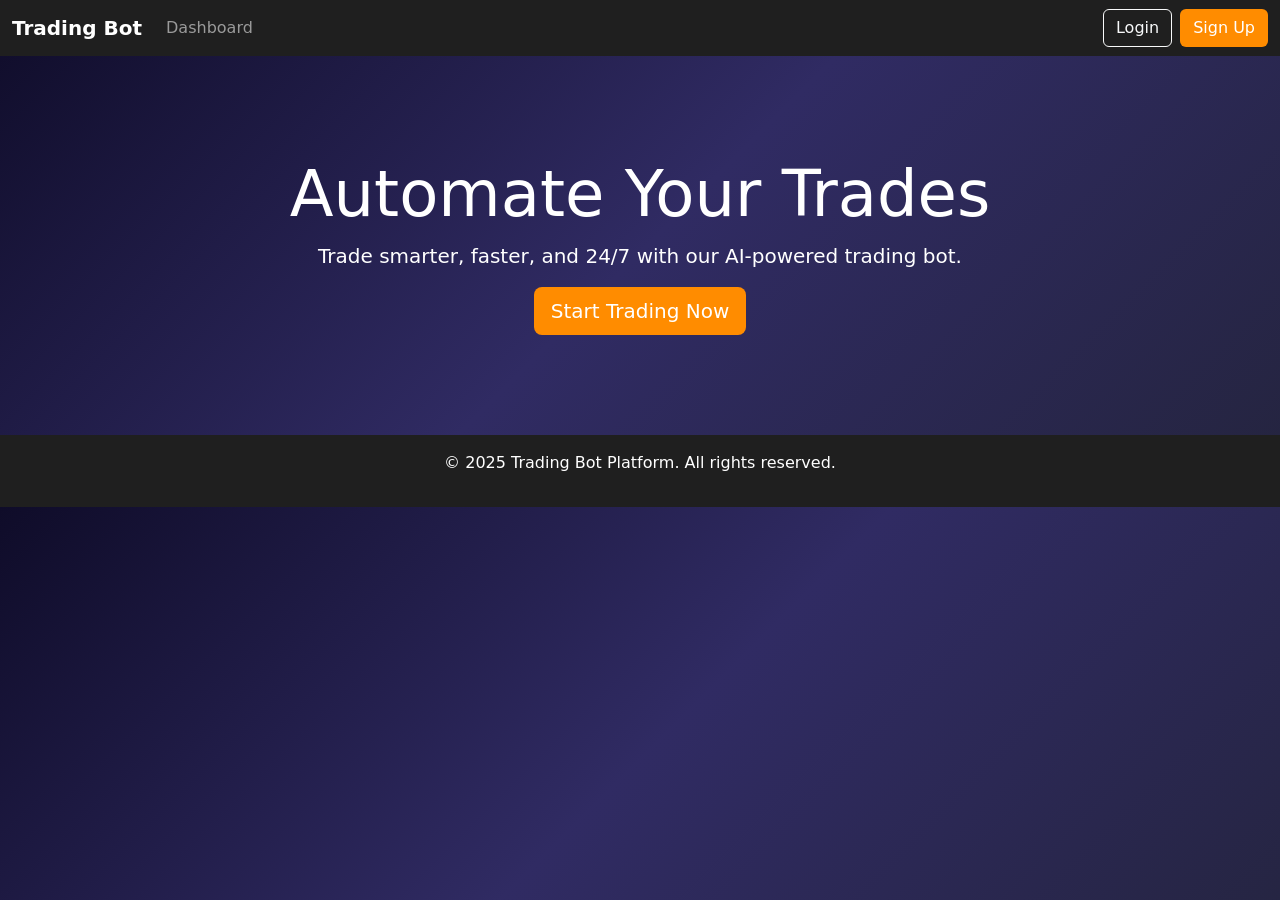
<file: templates/index.html>
<!DOCTYPE html>
<html lang="en">
<head>
    <meta charset="UTF-8">
    <meta name="viewport" content="width=device-width, initial-scale=1.0">
    <title>Trading Bot Platform</title>
    <link href="https://cdn.jsdelivr.net/npm/bootstrap@5.3.3/dist/css/bootstrap.min.css" rel="stylesheet">
    <script src="https://cdn.jsdelivr.net/npm/bootstrap@5.3.3/dist/js/bootstrap.bundle.min.js"></script>
    <style>
        body {
            background: linear-gradient(135deg, #0f0c29, #302b63, #24243e);
            color: #ffffff;
        }
        .navbar {
            background: #1f1f1f;
        }
        .navbar-brand {
            font-weight: bold;
        }
        .hero-section {
            padding: 100px 20px;
        }
        .btn-custom {
            background: #ff8c00;
            color: #fff;
        }
        .btn-custom:hover {
            background: #ffb347;
        }
        footer {
            background: #1f1f1f;
        }
    </style>
</head>
<body>

<!-- Navbar -->
<nav class="navbar navbar-expand-lg navbar-dark">
    <div class="container-fluid">
        <a class="navbar-brand" href="#">Trading Bot</a>
        <button class="navbar-toggler" type="button" data-bs-toggle="collapse" data-bs-target="#navbarNav">
            <span class="navbar-toggler-icon"></span>
        </button>
        <div class="collapse navbar-collapse" id="navbarNav">
            <ul class="navbar-nav me-auto">
                <li class="nav-item">
                    <a class="nav-link" href="/dashboard">Dashboard</a>
                </li>
            </ul>
            <ul class="navbar-nav">
                <li class="nav-item">
                    <a class="btn btn-outline-light me-2" href="/login">Login</a>
                </li>
                <li class="nav-item">
                    <a class="btn btn-custom" href="/signup">Sign Up</a>
                </li>
            </ul>
        </div>
    </div>
</nav>

<!-- Hero Section -->
<div class="container hero-section text-center">
    <h1 class="display-3">Automate Your Trades</h1>
    <p class="lead">Trade smarter, faster, and 24/7 with our AI-powered trading bot.</p>
    <a class="btn btn-custom btn-lg" href="/signup">Start Trading Now</a>
</div>

<!-- Footer -->
<footer class="text-center py-3">
    <p>&copy; 2025 Trading Bot Platform. All rights reserved.</p>
</footer>

</body>
</html>
</file>
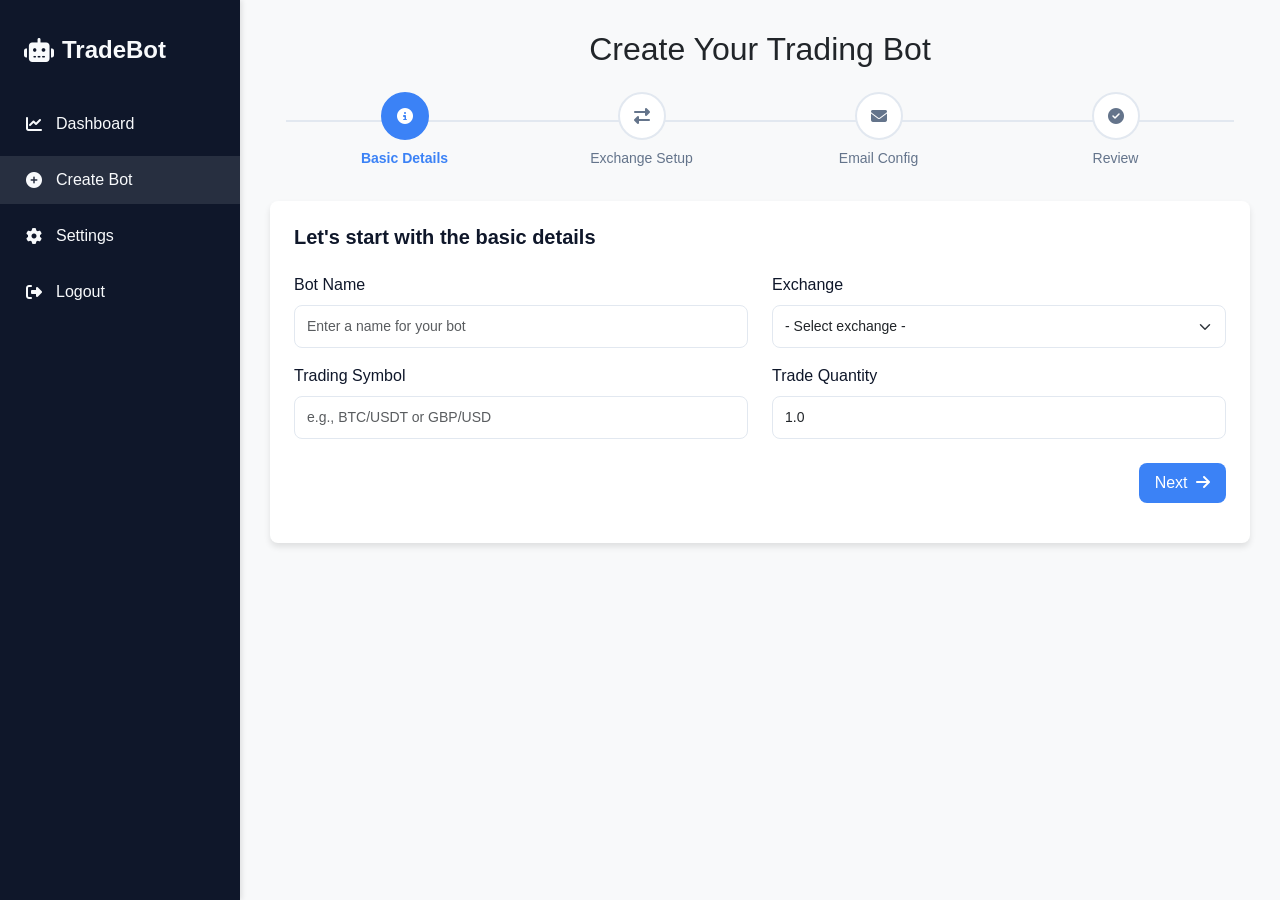
<file: templates/create_bot.html>
<!DOCTYPE html>
<html lang="en">
<head>
    <meta charset="UTF-8">
    <meta name="viewport" content="width=device-width, initial-scale=1.0">
    <title>Trading Bot Connector</title>
    <link href="https://cdn.jsdelivr.net/npm/bootstrap@5.3.3/dist/css/bootstrap.min.css" rel="stylesheet">
    <link rel="stylesheet" href="/static/create.css">
    <link rel="stylesheet" href="https://cdnjs.cloudflare.com/ajax/libs/font-awesome/6.4.0/css/all.min.css">
</head>
<body>
    <!-- Sidebar Navigation (for desktop) -->
    <aside class="sidebar">
        <div class="sidebar-brand">
            <i class="fas fa-robot me-2"></i>TradeBot
        </div>
        <ul class="sidebar-menu">
            <li>
                <a href="/dashboard">
                    <i class="fas fa-chart-line"></i>
                    Dashboard
                </a>
            </li>
            <li>
                <a href="/create-bot" class="active">
                    <i class="fas fa-plus-circle"></i>
                    Create Bot
                </a>
            </li>
            <li>
                <a href="/settings">
                    <i class="fas fa-cog"></i>
                    Settings
                </a>
            </li>
            <li class="mt-auto">
                <a href="#" id="sidebar-logout">
                    <i class="fas fa-sign-out-alt"></i>
                    Logout
                </a>
            </li>
        </ul>
    </aside>

    <!-- Navbar (for mobile) -->
    <nav class="navbar navbar-expand-lg d-lg-none">
        <div class="container-fluid">
            <a class="navbar-brand" href="#">
                <i class="fas fa-robot me-2"></i>TradeBot
            </a>
            <button class="navbar-toggler" type="button" data-bs-toggle="collapse" data-bs-target="#navbarNav">
                <span class="navbar-toggler-icon"></span>
            </button>
            <div class="collapse navbar-collapse" id="navbarNav">
                <ul class="navbar-nav me-auto">
                    <li class="nav-item">
                        <a class="nav-link" href="/dashboard">Dashboard</a>
                    </li>
                    <li class="nav-item">
                        <a class="nav-link active" href="/create-bot">Create Bot</a>
                    </li>
                    <li class="nav-item">
                        <a class="nav-link" href="/settings">Settings</a>
                    </li>
                </ul>
                <div class="d-flex">
                    <button id="logoutButton" class="btn btn-custom">
                        <i class="fas fa-sign-out-alt me-1"></i>Logout
                    </button>
                </div>
            </div>
        </div>
    </nav>

    <!-- Main content container -->
    <div class="container">
        <h2 class="text-center mb-4">Create Your Trading Bot</h2>
           <!-- Wizard progress steps similar to the second image -->
        <div class="wizard-progress mb-4">
            <div class="wizard-progress-bar">
                <div class="progress-step active" id="step1-indicator">
                    <div class="step-icon">
                        <i class="fas fa-info-circle"></i>
                    </div>
                    <div class="step-label">Basic Details</div>
                </div>
                <div class="progress-step" id="step2-indicator">
                    <div class="step-icon">
                        <i class="fas fa-exchange-alt"></i>
                    </div>
                    <div class="step-label">Exchange Setup</div>
                </div>
                <div class="progress-step" id="step3-indicator">
                    <div class="step-icon">
                        <i class="fas fa-envelope"></i>
                    </div>
                    <div class="step-label">Email Config</div>
                </div>
                <div class="progress-step" id="step4-indicator">
                    <div class="step-icon">
                        <i class="fas fa-check-circle"></i>
                    </div>
                    <div class="step-label">Review</div>
                </div>
            </div>
        </div>

        <div class="card">
            <div class="card-body">
                <form id="botForm">
                    <!-- Step 1: Basic Details -->
                    <div class="form-step" id="step1">
                        <h3 class="step-title">Let's start with the basic details</h3>
                        
                        <div class="row mb-3">
                            <div class="col-md-6">
                                <label for="name" class="form-label">Bot Name</label>
                                <input type="text" class="form-control" id="name" name="name" placeholder="Enter a name for your bot" required>
                            </div>
                            <div class="col-md-6">
                                <label for="exchange" class="form-label">Exchange</label>
                                <select class="form-select" id="exchange" name="exchange" required>
                                    <option value="" selected disabled>- Select exchange -</option>
                                    <option value="binance">Binance</option>
                                    <option value="bybit">Bybit</option>
                                    <option value="kucoin">KuCoin</option>
                                    <option value="okx">OKX</option>
                                    <option value="bitget">Bitget</option>
                                    <option value="oanda">OANDA</option>
                                    <option value="metatrader5">MetaTrader 5 (MT5)</option>
                                </select>
                            </div>
                        </div>
                        
                        <div class="row mb-3">
                            <div class="col-md-6">
                                <label for="symbol" class="form-label">Trading Symbol</label>
                                <input type="text" class="form-control" id="symbol" name="symbol" placeholder="e.g., BTC/USDT or GBP/USD" required>
                            </div>
                            <div class="col-md-6">
                                <label for="quantity" class="form-label">Trade Quantity</label>
                                <input type="number" class="form-control" id="quantity" name="quantity" value="1.0" step="0.01" required>
                            </div>
                        </div>

                        <div class="d-flex justify-content-end mt-4">
                            <button type="button" class="btn btn-custom next-step">Next <i class="fas fa-arrow-right ms-1"></i></button>
                        </div>
                    </div>

                    <!-- Step 2: Exchange Setup -->
                    <div class="form-step" id="step2" style="display: none;">
                        <h3 class="step-title">Exchange Connection Details</h3>
                        
                        <!-- API Credentials Section -->
                        <div id="apiCredentials">
                            <div class="row mb-3">
                                <div class="col-md-6">
                                    <label for="apiKey" class="form-label">API Key</label>
                                    <input type="password" class="form-control" id="apiKey" name="api_key">
                                </div>
                                <div class="col-md-6">
                                    <label for="apiSecret" class="form-label">API Secret</label>
                                    <input type="password" class="form-control" id="apiSecret" name="api_secret">
                                    <small class="text-muted">Not required for OANDA</small>
                                </div>
                            </div>
                            <div class="row mb-3">
                                <div class="col-md-6">
                                    <label for="accountId" class="form-label">Account ID</label>
                                    <input type="text" class="form-control" id="accountId" name="account_id">
                                </div>
                            </div>
                        </div>

                        <!-- MetaTrader 5 Credentials -->
                        <div id="mt5Credentials" style="display: none;">
                            <div class="row mb-3">
                                <div class="col-md-6">
                                    <label for="login" class="form-label">Account Login</label>
                                    <input type="text" class="form-control" id="login" name="login">
                                </div>
                                <div class="col-md-6">
                                    <label for="password" class="form-label">Account Password</label>
                                    <input type="password" class="form-control" id="password" name="password">
                                </div>
                            </div>
                            <div class="row mb-3">
                                <div class="col-md-6">
                                    <label for="server" class="form-label">Account Server</label>
                                    <input type="text" class="form-control" id="server" name="server">
                                </div>
                                <div class="col-md-6">
                                    <label for="slopping" class="form-label">Slopping (in pips)</label>
                                    <input type="number" class="form-control" id="slopping" name="slopping" value="3">
                                </div>
                            </div>
                            <div class="row mb-3">
                                <div class="col-md-6">
                                    <label for="deviation" class="form-label">Deviation</label>
                                    <input type="number" class="form-control" id="deviation" name="deviation" value="10">
                                </div>
                                <div class="col-md-6">
                                    <label for="magicNumber" class="form-label">Magic Number</label>
                                    <input type="number" class="form-control" id="magicNumber" name="magicNumber" value="123456">
                                </div>
                            </div>
                        </div>

                        <div class="d-flex justify-content-between mt-4">
                            <button type="button" class="btn btn-outline-custom prev-step"><i class="fas fa-arrow-left me-1"></i> Previous</button>
                            <button type="button" class="btn btn-custom next-step">Next <i class="fas fa-arrow-right ms-1"></i></button>
                        </div>
                    </div>

                    <!-- Step 3: Email Configuration -->
                    <div class="form-step" id="step3" style="display: none;">
                        <h3 class="step-title">Email Configuration for Trade Signals</h3>
                        
                        <div class="row mb-3">
                            <div class="col-md-6">
                                <label for="email_address" class="form-label">Email Address</label>
                                <input type="email" class="form-control" id="email_address" name="email_address" required>
                            </div>
                            <div class="col-md-6">
                                <label for="email_password" class="form-label">Email Password</label>
                                <input type="password" class="form-control" id="email_password" name="email_password" required>
                            </div>
                        </div>

                        <div class="row mb-3">
                            <div class="col-md-6">
                                <label for="imap_server" class="form-label">IMAP Server</label>
                                <input type="text" class="form-control" id="imap_server" name="imap_server" value="imap.gmail.com" required>
                            </div>
                            <div class="col-md-6">
                                <label for="email_subject" class="form-label">Email Subject Filter</label>
                                <input type="text" class="form-control" id="email_subject" name="email_subject" placeholder="e.g., BTC/USDT Signal" required>
                            </div>
                        </div>

                        <div class="d-flex justify-content-between mt-4">
                            <button type="button" class="btn btn-outline-custom prev-step"><i class="fas fa-arrow-left me-1"></i> Previous</button>
                            <button type="button" class="btn btn-custom next-step">Next <i class="fas fa-arrow-right ms-1"></i></button>
                        </div>
                    </div>

                    <!-- Step 4: Review -->
                    <div class="form-step" id="step4" style="display: none;">
                        <h3 class="step-title">Review Your Trading Bot Configuration</h3>
                        
                        <div class="review-section">
                            <h5>Basic Details</h5>
                            <div class="row">
                                <div class="col-md-6">
                                    <p><strong>Bot Name:</strong> <span id="review-botName"></span></p>
                                    <p><strong>Exchange:</strong> <span id="review-exchange"></span></p>
                                </div>
                                <div class="col-md-6">
                                    <p><strong>Trading Symbol:</strong> <span id="review-symbol"></span></p>
                                    <p><strong>Trade Quantity:</strong> <span id="review-quantity"></span></p>
                                </div>
                            </div>
                        </div>

                        <div class="review-section mt-3">
                            <h5>Email Configuration</h5>
                            <div class="row">
                                <div class="col-md-6">
                                    <p><strong>Email Address:</strong> <span id="review-emailAddress"></span></p>
                                    <p><strong>IMAP Server:</strong> <span id="review-imapServer"></span></p>
                                </div>
                                <div class="col-md-6">
                                    <p><strong>Email Subject Filter:</strong> <span id="review-emailSubject"></span></p>
                                </div>
                            </div>
                        </div>

                        <div class="alert alert-info mt-3">
                            <i class="fas fa-info-circle me-2"></i> API Keys, passwords, and other credentials will not be displayed for security reasons but will be saved when you create your bot.
                        </div>

                        <div class="d-flex justify-content-between mt-4">
                            <button type="button" class="btn btn-outline-custom prev-step"><i class="fas fa-arrow-left me-1"></i> Previous</button>
                            <button type="submit" class="btn btn-custom"><i class="fas fa-plus-circle me-1"></i> Create Bot</button>
                        </div>
                    </div>
                </form>

                <div id="botResponse" class="mt-3"></div>
            </div>
        </div>        
    </div>

    <script src="https://cdn.jsdelivr.net/npm/bootstrap@5.3.3/dist/js/bootstrap.bundle.min.js"></script>
    <script>
        // Add this to handle logout from both sidebar and navbar
        document.addEventListener('DOMContentLoaded', function() {
            // Form step navigation
            const steps = document.querySelectorAll('.form-step');
            const nextButtons = document.querySelectorAll('.next-step');
            const prevButtons = document.querySelectorAll('.prev-step');
            const indicators = document.querySelectorAll('.progress-step');
            let currentStep = 0;

            // Handle "Next" button clicks
            nextButtons.forEach(button => {
                button.addEventListener('click', () => {
                    // Validate current step (simple validation)
                    const currentStepElement = steps[currentStep];
                    const requiredFields = currentStepElement.querySelectorAll('[required]');
                    let isValid = true;

                    requiredFields.forEach(field => {
                        if (!field.value) {
                            isValid = false;
                            field.classList.add('is-invalid');
                            // Add error message below the field
                            let errorDiv = field.nextElementSibling;
                            if (!errorDiv || !errorDiv.classList.contains('invalid-feedback')) {
                                errorDiv = document.createElement('div');
                                errorDiv.className = 'invalid-feedback';
                                field.parentNode.insertBefore(errorDiv, field.nextSibling);
                            }
                            errorDiv.textContent = `${field.name} is required`;
                        } else {
                            field.classList.remove('is-invalid');
                            const errorDiv = field.nextElementSibling;
                            if (errorDiv && errorDiv.classList.contains('invalid-feedback')) {
                                errorDiv.remove();
                            }
                        }
                    });

                    if (!isValid) {
                        return;
                    }

                    // If on step 3 (final step before review), populate review data
                    if (currentStep === 2) {
                        populateReviewData();
                    }

                    // Hide current step and show next step
                    steps[currentStep].style.display = 'none';
                    currentStep++;
                    steps[currentStep].style.display = 'block';
                    
                    // Update progress indicators
                    updateProgressIndicators();
                });
            });

            // Handle "Previous" button clicks
            prevButtons.forEach(button => {
                button.addEventListener('click', () => {
                    steps[currentStep].style.display = 'none';
                    currentStep--;
                    steps[currentStep].style.display = 'block';
                    
                    // Update progress indicators
                    updateProgressIndicators();
                });
            });

            // Update progress indicators based on current step
            function updateProgressIndicators() {
                indicators.forEach((indicator, index) => {
                    if (index < currentStep) {
                        indicator.classList.remove('active');
                        indicator.classList.add('completed');
                    } else if (index === currentStep) {
                        indicator.classList.add('active');
                        indicator.classList.remove('completed');
                    } else {
                        indicator.classList.remove('active', 'completed');
                    }
                });
            }

            // Toggle between API credentials and MT5 credentials
            document.getElementById('exchange').addEventListener('change', function() {
                const exchange = this.value;
                const apiCredentials = document.getElementById('apiCredentials');
                const mt5Credentials = document.getElementById('mt5Credentials');
                
                if (exchange === 'metatrader5') {
                    apiCredentials.style.display = 'none';
                    mt5Credentials.style.display = 'block';
                } else {
                    apiCredentials.style.display = 'block';
                    mt5Credentials.style.display = 'none';
                }
            });

            // Populate review data
            function populateReviewData() {
                document.getElementById('review-botName').textContent = document.getElementById('name').value;
                document.getElementById('review-exchange').textContent = document.getElementById('exchange').options[document.getElementById('exchange').selectedIndex].text;
                document.getElementById('review-symbol').textContent = document.getElementById('symbol').value;
                document.getElementById('review-quantity').textContent = document.getElementById('quantity').value;
                document.getElementById('review-emailAddress').textContent = document.getElementById('email_address').value;
                document.getElementById('review-imapServer').textContent = document.getElementById('imap_server').value;
                document.getElementById('review-emailSubject').textContent = document.getElementById('email_subject').value;
            }

            // Form submission
            document.getElementById('botForm').addEventListener('submit', async (e) => {
                e.preventDefault();

                // Get token from localStorage
                const token = localStorage.getItem('token');
                if (!token) {
                    document.getElementById('botResponse').innerHTML = `<div class="error-message"><i class="fas fa-exclamation-circle me-2"></i>Authentication required. Please log in first.</div>`;
                    return;
                }

                const formData = new FormData(e.target);
                const formObject = Object.fromEntries(formData.entries());

                // Remove unnecessary fields for non-MT5 exchanges
                if (formObject.exchange !== 'metatrader5') {
                    delete formObject.login;
                    delete formObject.password;
                    delete formObject.server;
                    delete formObject.slopping;
                    delete formObject.deviation;
                    delete formObject.magicNumber;
                }

                // Show loading state
                document.getElementById('botResponse').innerHTML = `<div class="response-message"><i class="fas fa-spinner fa-spin me-2"></i>Creating your bot...</div>`;

                try {
                    const response = await fetch('/create-bot', {
                        method: 'POST',
                        headers: {
                            'Content-Type': 'application/json',
                            'Authorization': `Bearer ${token}`
                        },
                        body: JSON.stringify(formObject),
                    });

                    // Handle authentication errors
                    if (response.status === 401) {
                        document.getElementById('botResponse').innerHTML = `<div class="error-message"><i class="fas fa-lock me-2"></i>Authentication failed. Please log in again.</div>`;
                        return;
                    }

                    const result = await response.json();

                    if (!response.ok) {
                        if (Array.isArray(result.detail)) {
                            const errorMessages = result.detail.map(err => `${err.loc.join(' → ')}: ${err.msg}`).join('<br>');
                            throw new Error(errorMessages);
                        } else {
                            throw new Error(result.detail || "Failed to create bot");
                        }
                    }

                    if (result.message) {
                        document.getElementById('botResponse').innerHTML = `<div class="success-message"><i class="fas fa-check-circle me-2"></i>${result.message}</div>`;
                        
                        // Reset form
                        setTimeout(() => {
                            window.location.href = '/dashboard';
                        }, 2000);
                    } else {
                        document.getElementById('botResponse').innerHTML = `<div class="error-message"><i class="fas fa-exclamation-triangle me-2"></i>Unexpected response from server</div>`;
                    }

                } catch (error) {
                    console.error("Error caught:", error);
                    document.getElementById('botResponse').innerHTML = `<div class="error-message"><i class="fas fa-exclamation-circle me-2"></i>Error: ${error.message}</div>`;
                }
            });
            // Handle both logout buttons
            document.getElementById("logoutButton").addEventListener("click", logout);
            document.getElementById("sidebar-logout").addEventListener("click", logout);
            
            function logout() {
                localStorage.removeItem("token");
                window.location.href = "/";
            }
        });
    </script>
</body>
</html>
</file>
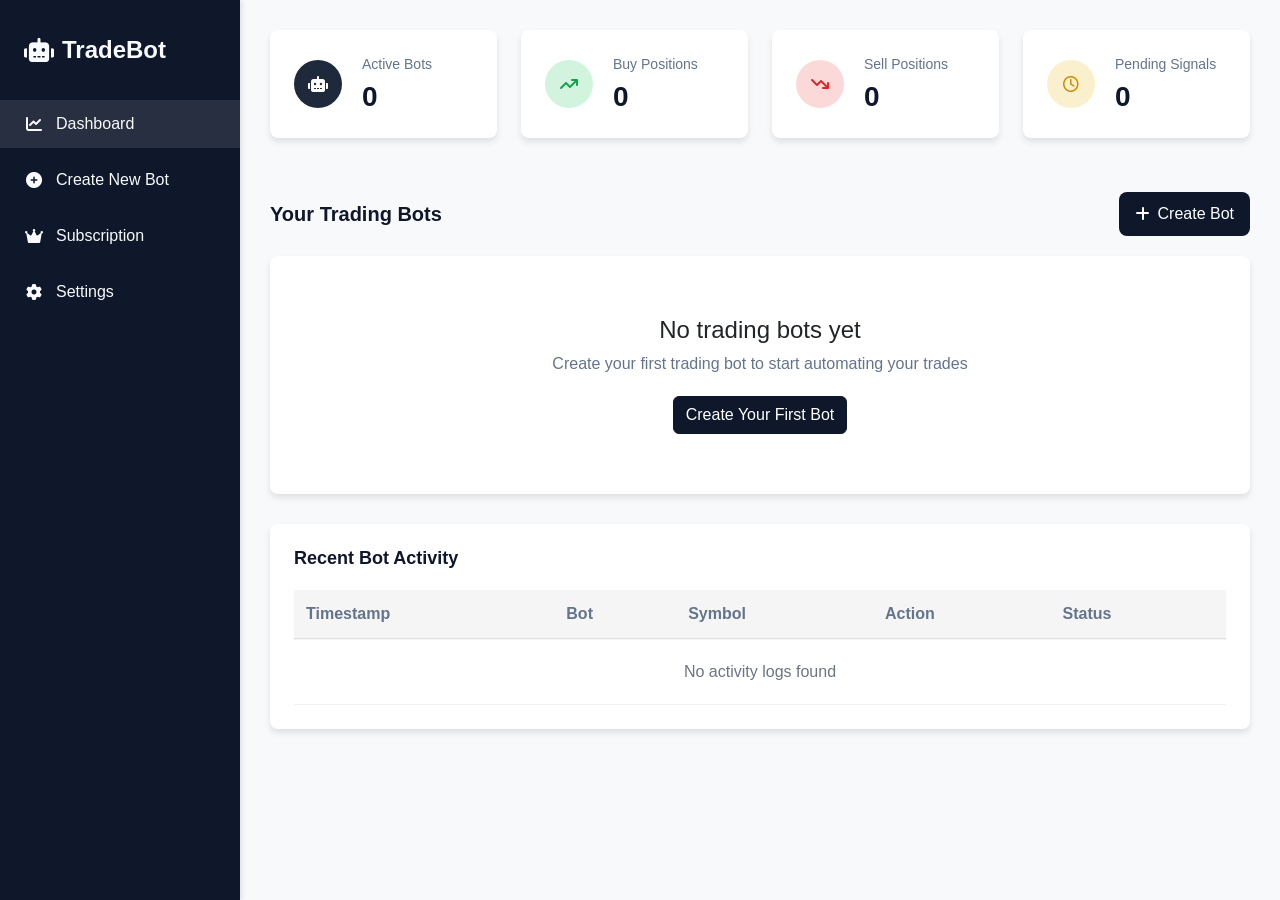
<file: templates/dashboard.html>
<!DOCTYPE html>
<html lang="en">

<head>
    <meta charset="UTF-8">
    <meta name="viewport" content="width=device-width, initial-scale=1.0">
    <title>TradeBot Dashboard</title>
    <link href="https://cdn.jsdelivr.net/npm/bootstrap@5.3.3/dist/css/bootstrap.min.css" rel="stylesheet">
    <link rel="stylesheet" href="https://cdnjs.cloudflare.com/ajax/libs/font-awesome/6.0.0/css/all.min.css">
    <link rel="stylesheet" href="/static/dash.css">
</head>

<body>
    <!-- Sidebar -->
    <div class="sidebar">
        <div class="sidebar-brand">
            <i class="fas fa-robot me-2"></i>
            <span>TradeBot</span>
        </div>
        <ul class="sidebar-menu">
            <li>
                <a href="/dashboard" class="active">
                    <i class="fas fa-chart-line"></i>
                    <span>Dashboard</span>
                </a>
            </li>
            <li>
                <a href="/create-bot" id="create-bot-nav">
                    <i class="fas fa-plus-circle"></i>
                    <span>Create New Bot</span>
                </a>
            </li>
            <li>
                <a href="/subscriptions">
                    <i class="fas fa-crown"></i>
                    <span>Subscription</span>
                </a>
            </li>
            <li>
                <a href="#">
                    <i class="fas fa-cog"></i>
                    <span>Settings</span>
                </a>
            </li>
        </ul>
    </div>

    <!-- Main Content -->
    <div class="main-content">
        <!-- Stats Cards -->
        <div class="row">
            <div class="col-xl-3 col-md-6 mb-4">
                <div class="stats-card d-flex align-items-center">
                    <div class="stats-icon active-bots">
                        <i class="fas fa-robot"></i>
                    </div>
                    <div>
                        <div class="stats-title">Active Bots</div>
                        <h3 class="stats-value" id="active-bots-count">0</h3>
                    </div>
                </div>
            </div>
            <div class="col-xl-3 col-md-6 mb-4">
                <div class="stats-card d-flex align-items-center">
                    <div class="stats-icon buy">
                        <i class="fas fa-arrow-trend-up"></i>
                    </div>
                    <div>
                        <div class="stats-title">Buy Positions</div>
                        <h3 class="stats-value">0</h3>
                    </div>
                </div>
            </div>
            <div class="col-xl-3 col-md-6 mb-4">
                <div class="stats-card d-flex align-items-center">
                    <div class="stats-icon sell">
                        <i class="fas fa-arrow-trend-down"></i>
                    </div>
                    <div>
                        <div class="stats-title">Sell Positions</div>
                        <h3 class="stats-value">0</h3>
                    </div>
                </div>
            </div>
            <div class="col-xl-3 col-md-6 mb-4">
                <div class="stats-card d-flex align-items-center">
                    <div class="stats-icon pending">
                        <i class="far fa-clock"></i>
                    </div>
                    <div>
                        <div class="stats-title">Pending Signals</div>
                        <h3 class="stats-value">0</h3>
                    </div>
                </div>
            </div>
        </div>

        <!-- Your Trading Bots Section -->
        <div class="section-header">
            <h2 class="section-title">Your Trading Bots</h2>
            <button class="btn-create" id="create-bot-header">
                <i class="fas fa-plus"></i> Create Bot
            </button>
        </div>

        <div id="bots-container">
            <div id="empty-state" class="empty-state">
                <h4>No trading bots yet</h4>
                <p>Create your first trading bot to start automating your trades</p>
                <button class="btn btn-primary" id="create-first-bot">Create Your First Bot</button>
            </div>

            <!-- Bot Controls Section - Will be shown when bots exist -->
            <div id="bot-controls-section" class="card mb-4" style="display: none;">
                <div class="card-header">
                    <i class="fas fa-terminal me-2"></i>Bot Logs & Controls
                </div>
                <div class="card-body">
                    <div class="row mb-3">
                        <div class="col-md-8">
                            <label for="botSelector">Select Bot to View Logs:</label>
                            <select id="botSelector" class="form-select">
                                <option value="">Select a bot...</option>
                            </select>
                        </div>
                        <div class="col-md-4">
                            <div id="botControls" class="d-flex align-items-end h-100"></div>
                        </div>
                    </div>

                    <div id="botResponse"></div>
                    <pre id="logs">Select a bot to see its logs...</pre>
                </div>
            </div>

            <!-- Active Bots List - Will be shown when bots exist -->
            <div id="active-bots-card" class="card mb-4" style="display: none;">
                <div class="card-header">
                    <i class="fas fa-server me-2"></i>Active Bots
                </div>
                <div class="card-body">
                    <div id="botList" class="bot-list">
                        <!-- Bot items will be dynamically added here -->
                    </div>
                </div>
            </div>
        </div>

        <!-- Recent Activity Section -->
        <div class="activity-card">
            <h3 class="activity-title">Recent Bot Activity</h3>
            <table class="activity-table">
                <thead>
                    <tr>
                        <th>Timestamp</th>
                        <th>Bot</th>
                        <th>Symbol</th>
                        <th>Action</th>
                        <th>Status</th>
                    </tr>
                </thead>
                <tbody id="activity-logs">
                    <tr>
                        <td colspan="5" class="empty-activity">No activity logs found</td>
                    </tr>
                </tbody>
            </table>
        </div>
    </div>

    <script src="https://cdn.jsdelivr.net/npm/bootstrap@5.3.3/dist/js/bootstrap.bundle.min.js"></script>
    <script>
        // Initialize lastLogMessage
        let lastLogMessage = "";
        let socket;

        // Load existing bots from database on page load
        document.addEventListener('DOMContentLoaded', async () => {
            // Add event listeners to all "Create Bot" buttons to redirect to create_bot.html
            document.getElementById('create-bot-nav').addEventListener('click', function (e) {
                e.preventDefault();
                window.location.href = '/create-bot';
            });

            document.getElementById('create-bot-header').addEventListener('click', function () {
                window.location.href = '/create-bot';
            });

            document.getElementById('create-first-bot').addEventListener('click', function () {
                window.location.href = '/create-bot';
            });

            try {
                // Get token from localStorage
                const token = localStorage.getItem('token');
                if (!token) {
                    document.getElementById('logs').textContent = 'Authentication required. Please log in first.';
                    return;
                }

                const response = await fetch('/get-bots', {
                    headers: {
                        'Authorization': `Bearer ${token}`
                    }
                });

                if (response.status === 401) {
                    document.getElementById('logs').textContent = 'Your session has expired. Please log in again.';
                    return;
                }

                if (response.ok) {
                    const data = await response.json();
                    const botSelector = document.getElementById('botSelector');
                    const botList = document.getElementById('botList');

                    // Clear existing entries
                    botList.innerHTML = '';
                    botSelector.innerHTML = '<option value="">Select a bot...</option>';

                    // Add each bot to the selector and to the bot list
                    data.bots.forEach(bot => {
                        // Add to selector
                        const option = document.createElement('option');
                        option.value = bot.name; // Changed from bot.bot_name
                        option.textContent = `${bot.name} (${bot.exchange}: ${bot.symbol})`;
                        option.dataset.paused = bot.paused;
                        option.dataset.exchange = bot.exchange;
                        option.dataset.symbol = bot.symbol;
                        botSelector.appendChild(option);

                        // Add to bot list
                        const botItem = document.createElement('div');
                        botItem.className = 'bot-item';

                        const statusClass = bot.paused ? 'status-paused' : 'status-active';
                        const statusText = bot.paused ? 'Paused' : 'Active';
                        const statusIcon = bot.paused ? 'fa-pause-circle' : 'fa-play-circle';

                        botItem.innerHTML = `
                            <div class="bot-info">
                                <div class="bot-name-container">
                                    <i class="fas fa-robot me-2"></i>
                                    <span class="bot-name">${bot.name}</span>
                                </div>
                                <div class="bot-details-container">
                                    <span class="bot-details">${bot.exchange}: ${bot.symbol}</span>
                                    <span class="bot-status ${statusClass}">
                                        <i class="fas ${statusIcon} me-1"></i>${statusText}
                                    </span>
                                </div>
                            </div>
                        `;

                        botList.appendChild(botItem);
                    });

                    // Update active bots count
                    const activeBots = data.bots.filter(bot => bot.paused === false).length;
                    document.getElementById('active-bots-count').textContent = activeBots;

                    // Show or hide appropriate sections based on bot count
                    if (data.bots.length > 0) {
                        document.getElementById('empty-state').style.display = 'none';
                        document.getElementById('bot-controls-section').style.display = 'block';
                        document.getElementById('active-bots-card').style.display = 'block';
                        document.getElementById('logs').textContent = `${data.bots.length} bots loaded. Select a bot to view logs and control.`;
                    } else {
                        document.getElementById('empty-state').style.display = 'block';
                        document.getElementById('bot-controls-section').style.display = 'none';
                        document.getElementById('active-bots-card').style.display = 'none';
                        document.getElementById('logs').textContent = 'No bots found. Create a new bot to get started.';
                    }
                }
            } catch (error) {
                console.error("Error loading bots:", error);
                document.getElementById('logs').textContent = `Error loading bots: ${error.message}`;
            }
        });

        // WebSocket for live logs
        const botSelector = document.getElementById('botSelector');
        const logsElement = document.getElementById('logs');

        botSelector.addEventListener('change', function () {
            const selectedBot = this.value;
            const botControlArea = document.getElementById('botControls');

            // Clear the control area
            botControlArea.innerHTML = '';

            if (socket) {
                socket.close();
            }

            if (selectedBot) {
                logsElement.textContent = `Connecting to logs for ${selectedBot}...\n`;

                // Get the selected option to access its data attributes
                const selectedOption = Array.from(botSelector.options)
                    .find(option => option.value === selectedBot);

                // Create control button for the selected bot based on its state
                const isPaused = selectedOption.dataset.paused === 'true';

                // Create the button with the correct class and icon
                botControlArea.innerHTML = `
                    <button id="toggleButton" class="btn btn-custom ${isPaused ? 'btn-success' : 'btn-warning'}">
                        <i class="fas ${isPaused ? 'fa-play' : 'fa-pause'} me-1"></i>
                        ${isPaused ? 'Resume' : 'Pause'}
                    </button>
                `;

                // Add event listener to the toggle button
                document.getElementById('toggleButton').addEventListener('click', function () {
                    toggleBot(selectedBot);
                });

                // Connect to WebSocket for logs
                connectToWebSocket(selectedBot);
            } else {
                logsElement.textContent = "Select a bot to see its logs and control options...";
            }
        });

        // Function to toggle bot pause state
        async function toggleBot(botName) {
            const token = localStorage.getItem('token');

            if (!botName) {
                alert('Please select a valid bot first.');
                return;
            }

            if (!token) {
                alert('Authentication required. Please log in first.');
                return;
            }

            // Disable the button while request is processing to prevent multiple clicks
            const toggleButton = document.getElementById('toggleButton');
            const originalHTML = toggleButton.innerHTML;
            toggleButton.disabled = true;
            toggleButton.innerHTML = '<i class="fas fa-spinner fa-spin me-1"></i>Processing...';

            try {
                // Show immediate feedback in logs
                logsElement.textContent += `\n[${new Date().toLocaleString()}] Sending request to ${toggleButton.textContent.trim().toLowerCase()} bot "${botName}"...`;
                logsElement.scrollTop = logsElement.scrollHeight;

                // Get the current state to determine if we're pausing
                const selectedOption = Array.from(document.getElementById('botSelector').options)
                    .find(option => option.value === botName);
                const isPausing = selectedOption.dataset.paused === 'false';

                // Include a force_close parameter when pausing
                let endpoint = `/toggle-bot/${botName}`;
                if (isPausing) {
                    endpoint += '?force_close_imap=true';
                }

                const response = await fetch(endpoint, {
                    method: 'POST',
                    headers: {
                        'Authorization': `Bearer ${token}`,
                        'Content-Type': 'application/json'
                    },
                    body: JSON.stringify({
                        force_close_imap: isPausing  // Include in the request body as well
                    }),
                    cache: 'no-cache'
                });

                if (response.status === 401) {
                    alert('Your session has expired. Please log in again.');
                    return;
                }

                if (response.ok) {
                    const data = await response.json();
                    const selectedOption = Array.from(document.getElementById('botSelector').options)
                        .find(option => option.value === botName);

                    // Update button text based on new state
                    if (data.paused) {
                        selectedOption.dataset.paused = 'true';
                        toggleButton.innerHTML = '<i class="fas fa-play me-1"></i>Resume';
                        toggleButton.className = 'btn btn-custom btn-success';

                        // Also update the status in the bot list
                        updateBotStatusInList(botName, true);

                        // Close the WebSocket connection when pausing the bot
                        if (socket) {
                            socket.close();
                            socket = null;

                            // Add a message indicating logs are stopped
                            logsElement.textContent += `\n[${new Date().toLocaleString()}] Bot paused. Log streaming stopped.`;
                            logsElement.textContent += `\n[${new Date().toLocaleString()}] IMAP connection has been forcibly closed.`;
                            logsElement.scrollTop = logsElement.scrollHeight;
                        }
                    } else {
                        selectedOption.dataset.paused = 'false';
                        toggleButton.innerHTML = '<i class="fas fa-pause me-1"></i>Pause';
                        toggleButton.className = 'btn btn-custom btn-warning';

                        // Also update the status in the bot list
                        updateBotStatusInList(botName, false);

                        // Re-establish WebSocket connection when resuming
                        connectToWebSocket(botName);
                    }

                    // Update active bots count
                    const allOptions = Array.from(document.getElementById('botSelector').options);
                    const activeBots = allOptions.filter(option => option.value && option.dataset.paused === 'false').length;
                    document.getElementById('active-bots-count').textContent = activeBots;

                    // Show message
                    document.getElementById('botResponse').innerHTML = `<div class="response-message success"><i class="fas fa-check-circle me-1"></i>${data.message}</div>`;

                    // Add to logs
                    if (!data.paused) {
                        logsElement.textContent += `\n[${new Date().toLocaleString()}] ${data.message}`;
                        logsElement.scrollTop = logsElement.scrollHeight;
                    }
                } else {
                    const errorData = await response.json();
                    throw new Error(errorData.detail || 'Failed to toggle bot');
                }
            } catch (error) {
                console.error("Error toggling bot:", error);
                document.getElementById('botResponse').innerHTML = `<div class="response-message error"><i class="fas fa-exclamation-circle me-1"></i>Error: ${error.message}</div>`;

                // Also show error in logs
                logsElement.textContent += `\n[${new Date().toLocaleString()}] Error: ${error.message}`;
                logsElement.scrollTop = logsElement.scrollHeight;

                // Reset button to original state on error
                toggleButton.innerHTML = originalHTML;
            } finally {
                // Re-enable the button
                toggleButton.disabled = false;
            }
        }

        // Create a separate function for WebSocket connection to reuse when resuming
        function connectToWebSocket(botName) {
            // Clean up any existing socket
            if (socket) {
                socket.close();
            }

            logsElement.textContent += `\n[${new Date().toLocaleString()}] Connecting to logs for ${botName}...\n`;

            socket = new WebSocket(`${window.location.protocol === 'https:' ? 'wss' : 'ws'}://${window.location.host}/ws/logs/${botName}`);

            socket.onmessage = function (event) {
                // Skip if this is a duplicate of the last message
                if (event.data === lastLogMessage) {
                    return;
                }

                logsElement.textContent += `${event.data}\n`;
                // Only scroll the logs container, not the page
                logsElement.scrollTop = logsElement.scrollHeight;
                lastLogMessage = event.data;
            };

            socket.onclose = function () {
                logsElement.textContent += `\n[${new Date().toLocaleString()}] Connection closed for ${botName}.`;
                // Only scroll the logs container
                logsElement.scrollTop = logsElement.scrollHeight;
            };
        }

        // Helper function to update bot status in the list
        function updateBotStatusInList(botName, isPaused) {
            const botItems = document.querySelectorAll('#botList .bot-item');

            botItems.forEach(item => {
                const nameElement = item.querySelector('.bot-name');
                if (nameElement && nameElement.textContent === botName) {
                    const statusElement = item.querySelector('.bot-status');
                    if (statusElement) {
                        const iconClass = isPaused ? 'fa-pause-circle' : 'fa-play-circle';
                        statusElement.innerHTML = `<i class="fas ${iconClass} me-1"></i>${isPaused ? 'Paused' : 'Active'}`;
                        statusElement.className = `bot-status ${isPaused ? 'status-paused' : 'status-active'}`;
                    }
                }
            });
        }

        // Handle Logout
        document.addEventListener('click', function (e) {
            if (e.target && e.target.id === 'logoutButton') {
                localStorage.removeItem("token");
                window.location.href = "/";
            }
        });
    </script>
</body>

</html>
</file>
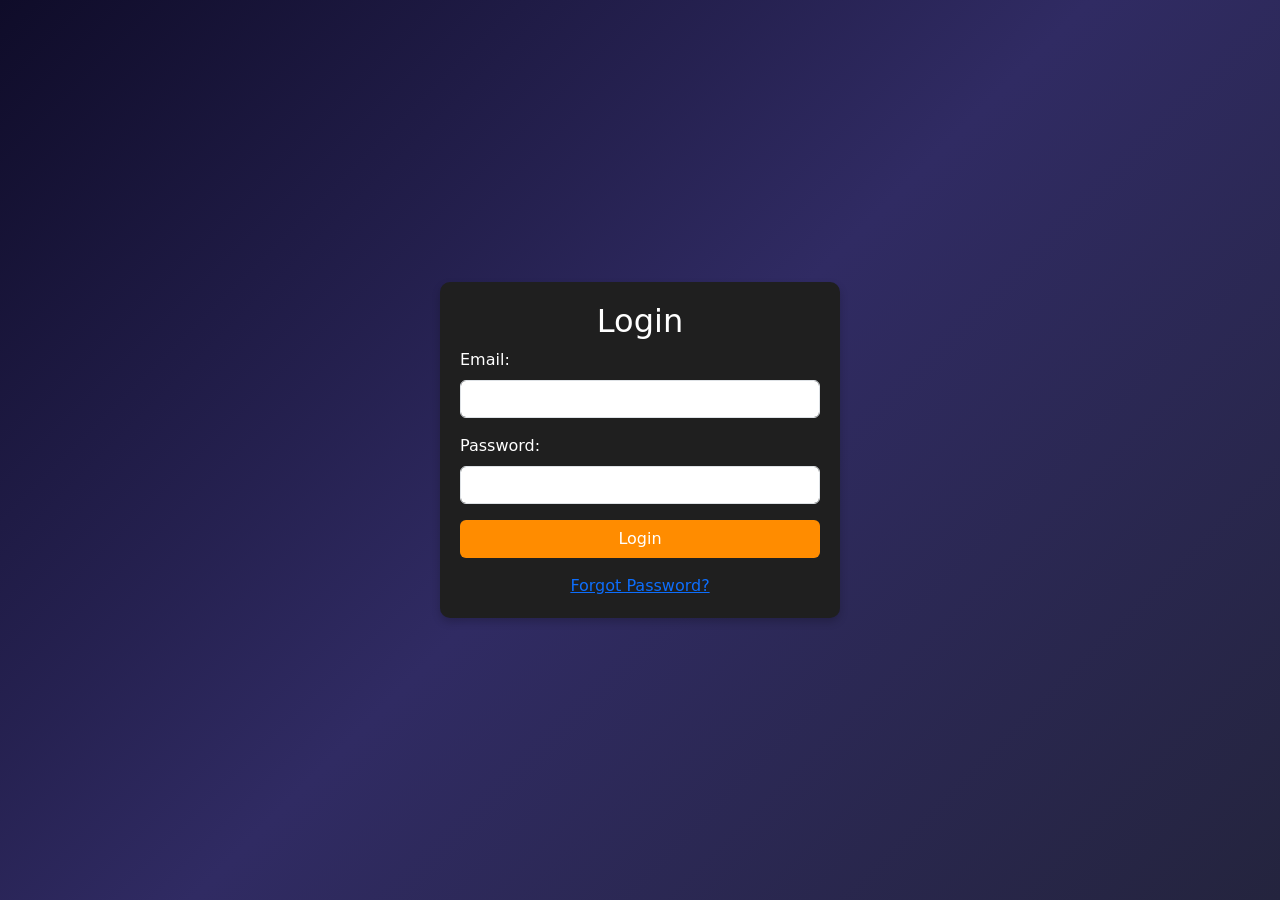
<file: templates/login.html>
<!DOCTYPE html>
<html lang="en">
<head>
    <meta charset="UTF-8">
    <meta name="viewport" content="width=device-width, initial-scale=1.0">
    <title>Login Page</title>
    <link href="https://cdn.jsdelivr.net/npm/bootstrap@5.3.3/dist/css/bootstrap.min.css" rel="stylesheet">
    <script src="https://cdn.jsdelivr.net/npm/bootstrap@5.3.3/dist/js/bootstrap.bundle.min.js"></script>
    <style>
        body {
            background: linear-gradient(135deg, #0f0c29, #302b63, #24243e);
            color: #ffffff;
            height: 100vh;
            display: flex;
            justify-content: center;
            align-items: center;
        }
        .form-container {
            background: #1f1f1f;
            padding: 20px;
            border-radius: 10px;
            box-shadow: 0 4px 8px rgba(0, 0, 0, 0.2);
            width: 400px;
        }
        .btn-custom {
            background: #ff8c00;
            color: #fff;
        }
        .btn-custom:hover {
            background: #ffb347;
        }
        .error-message {
            color: #ff4d4d;
            font-size: 0.9em;
            margin-top: 5px;
        }
        .success-message {
            color: #4CAF50;
            font-size: 0.9em;
            margin-top: 5px;
        }
        .hidden {
            display: none;
        }
    </style>
</head>
<body>

<div class="form-container">
    <h2 class="text-center">Login</h2>

    <!-- Login Form -->
    <form id="loginForm">
        <div class="mb-3">
            <label for="email" class="form-label">Email:</label>
            <input type="email" id="email" name="email" class="form-control" required>
            <div id="email_error" class="error-message"></div>
        </div>

        <div class="mb-3">
            <label for="password" class="form-label">Password:</label>
            <input type="password" id="password" name="password" class="form-control" required>
            <div id="password_error" class="error-message"></div>
        </div>

        <button type="submit" class="btn btn-custom w-100">Login</button>
        <div id="general_error" class="error-message mt-3"></div>
    </form>

    <!-- Forgot Password Link -->
    <div class="text-center mt-3">
        <a href="#" id="forgotPasswordLink">Forgot Password?</a>
    </div>

    <!-- Forgot Password Form -->
    <form id="forgotPasswordForm" class="hidden">
        <h3 class="text-center mt-3">Reset Password</h3>
        <div class="mb-3">
            <label for="reset_email" class="form-label">Enter Your Email:</label>
            <input type="email" id="reset_email" name="reset_email" class="form-control" required>
            <div id="reset_email_error" class="error-message"></div>
        </div>
        
        <button type="button" id="sendResetLinkButton" class="btn btn-custom w-100">Send Reset Link</button>
        <div id="reset_message" class="text-center mt-3"></div>

        <div class="text-center mt-3">
            <a href="#" id="backToLoginLink">Back to Login</a>
        </div>
    </form>
</div>

<script>
const apiUrl = window.location.origin;

// Handle Login
document.getElementById("loginForm").addEventListener("submit", async function(event) {
    event.preventDefault();
    clearMessages();

    const formData = new FormData();
    formData.append("username", document.getElementById("email").value);
    formData.append("password", document.getElementById("password").value);

    try {
        const response = await fetch(`${apiUrl}/login`, {
            method: "POST",
            body: formData
        });

        const result = await response.json();

        if (response.ok) {
            localStorage.setItem("token", result.access_token);
            handleSuccessfulLogin();
        } else {
            handleErrors(result.detail);
        }
    } catch (error) {
        showError("general_error", "Login failed! Please try again.");
    }
});

// Handle Successful Login
function handleSuccessfulLogin() {
    window.location.href = "/dashboard"; // Redirect to dashboard
}

// Show Forgot Password Form
document.getElementById("forgotPasswordLink").addEventListener("click", function() {
    document.getElementById("loginForm").classList.add("hidden");
    document.getElementById("forgotPasswordForm").classList.remove("hidden");
});

// Back to Login
document.getElementById("backToLoginLink").addEventListener("click", function() {
    document.getElementById("forgotPasswordForm").classList.add("hidden");
    document.getElementById("loginForm").classList.remove("hidden");
});

function isValidEmail(email) {
    return /^[^\s@]+@[^\s@]+\.[^\s@]+$/.test(email);
}

document.getElementById("sendResetLinkButton").addEventListener("click", async function() {
    clearMessages();
    const resetEmail = document.getElementById("reset_email").value;

    if (!resetEmail) {
        showError("reset_email_error", "Email is required!");
        return;
    }

    showMessage("reset_message", "Sending reset link...", "info");

    try {
        const response = await fetch(`${apiUrl}/forgot-password`, {
            method: "POST",
            headers: { "Content-Type": "application/json" },
            body: JSON.stringify({ email: resetEmail }) 
        });

        const result = await response.json();

        if (response.ok) {
            showMessage("reset_message", result.message || "Password reset link sent to your email.", "success");
        } else {
            showError("reset_message", result.detail || "Failed to send reset link. Please try again.");
        }
    } catch (error) {
        showError("reset_message", "Failed to send reset link. Please try again.");
    }
});

function handleErrors(detail) {
    if (typeof detail === 'object' && detail !== null) {
        for (const key in detail) {
            showError(`${key}_error`, detail[key]);
        }
    } else if (typeof detail === 'string') {
        showError("general_error", detail);
    }
}

function showError(fieldId, message) {
    const errorElement = document.getElementById(fieldId);
    if (errorElement) {
        errorElement.textContent = message;
    }
}

function showMessage(fieldId, message, type) {
    const element = document.getElementById(fieldId);
    element.textContent = message;
    element.className = type === "success" ? "success-message" : "error-message";
}

function clearMessages() {
    document.querySelectorAll('.error-message, .success-message').forEach(el => el.textContent = "");
}
</script>

</body>
</html>
</file>
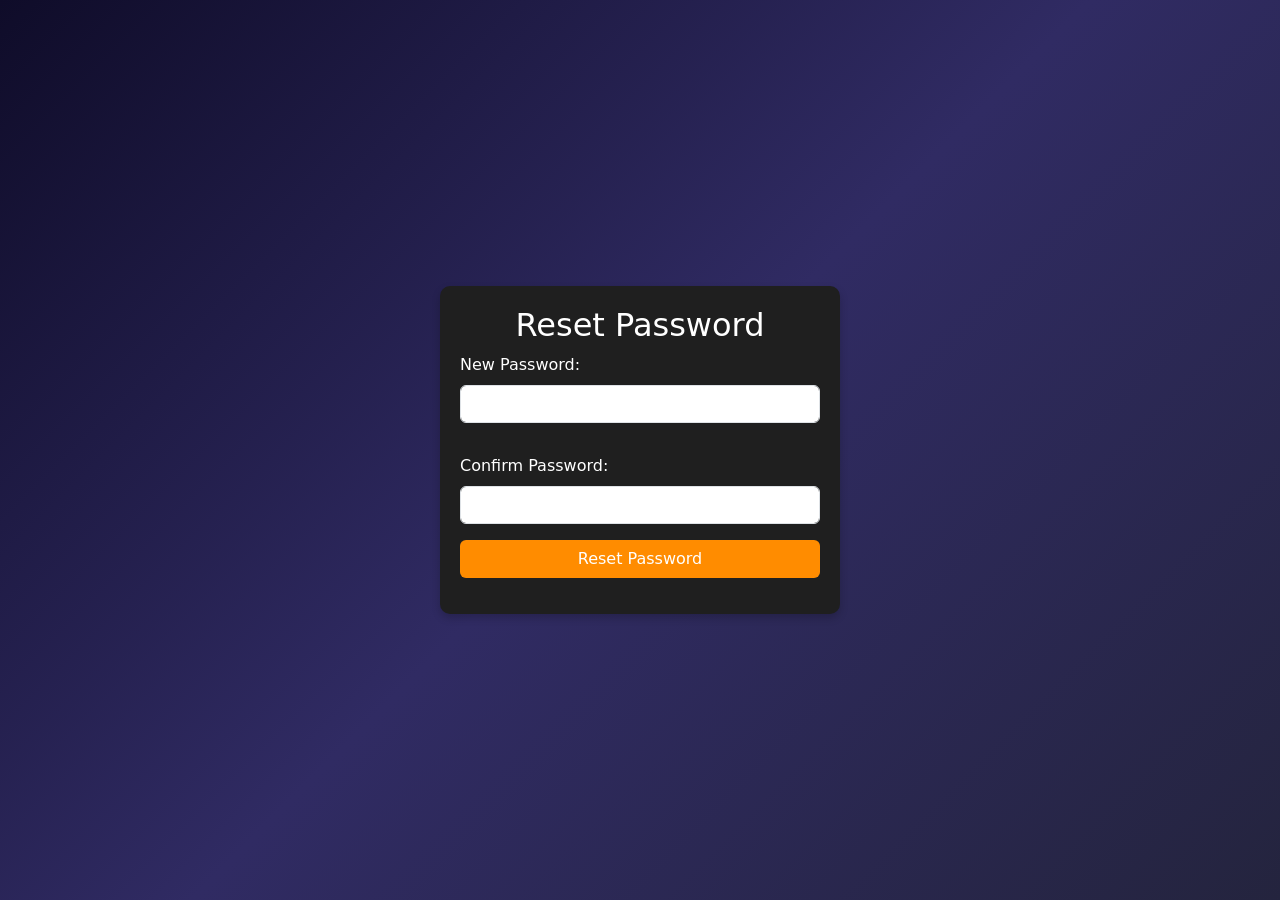
<file: templates/reset_password.html>
<!DOCTYPE html>
<html lang="en">
<head>
    <meta charset="UTF-8">
    <meta name="viewport" content="width=device-width, initial-scale=1.0">
    <title>Reset Password</title>
    <link href="https://cdn.jsdelivr.net/npm/bootstrap@5.3.3/dist/css/bootstrap.min.css" rel="stylesheet">
    <script src="https://cdn.jsdelivr.net/npm/bootstrap@5.3.3/dist/js/bootstrap.bundle.min.js"></script>
    <style>
        body {
            background: linear-gradient(135deg, #0f0c29, #302b63, #24243e);
            color: #ffffff;
            height: 100vh;
            display: flex;
            justify-content: center;
            align-items: center;
        }
        .form-container {
            background: #1f1f1f;
            padding: 20px;
            border-radius: 10px;
            box-shadow: 0 4px 8px rgba(0, 0, 0, 0.2);
            width: 400px;
        }
        .btn-custom {
            background: #ff8c00;
            color: #fff;
        }
        .btn-custom:hover {
            background: #ffb347;
        }
        .error-message {
            color: #ff4d4d;
            font-size: 0.9em;
            margin-top: 5px;
        }
        .success-message {
            color: #4CAF50;
            font-size: 0.9em;
            margin-top: 5px;
        }
        .strength-meter {
            height: 10px;
            border-radius: 5px;
            margin-top: 5px;
        }
    </style>
</head>
<body>

<div class="form-container">
    <h2 class="text-center">Reset Password</h2>

    <form id="resetPasswordForm">
        <input type="hidden" id="token" name="token">

        <div class="mb-3">
            <label for="new_password" class="form-label">New Password:</label>
            <input type="password" id="new_password" name="new_password" class="form-control" required>
            <div id="password_strength_bar" class="strength-meter"></div>
            <div id="password_strength_text" class="text-white"></div>
        </div>

        <div class="mb-3">
            <label for="confirm_password" class="form-label">Confirm Password:</label>
            <input type="password" id="confirm_password" name="confirm_password" class="form-control" required>
            <div id="confirm_password_error" class="error-message"></div>
        </div>

        <button type="submit" class="btn btn-custom w-100">Reset Password</button>
        <div id="reset_message" class="mt-3"></div>
    </form>
</div>

<script>
    const apiUrl = window.location.origin;

    // Extract token from URL
    const urlParams = new URLSearchParams(window.location.search);
    const token = urlParams.get("token");
    document.getElementById("token").value = token;

    // Handle password reset
    document.getElementById("resetPasswordForm").addEventListener("submit", async function(event) {
        event.preventDefault();
        clearMessages();

        const newPassword = document.getElementById("new_password").value;
        const confirmPassword = document.getElementById("confirm_password").value;

        if (newPassword !== confirmPassword) {
            showError("confirm_password_error", "Passwords do not match.");
            return;
        }

        try {
            const response = await fetch(`${apiUrl}/reset-password`, {
                method: "POST",
                headers: { "Content-Type": "application/json" },
                body: JSON.stringify({ token, new_password: newPassword })
            });

            const result = await response.json();

            if (response.ok) {
                showMessage("reset_message", result.message || "Password reset successful. You can now log in.", "success");
                setTimeout(() => window.location.href = "/login", 3000);
            } else {
                showError("reset_message", result.detail || "Failed to reset password.");
            }
        } catch (error) {
            showError("reset_message", "An error occurred. Please try again.");
        }
    });

    // Password strength checker
    const passwordInput = document.getElementById("new_password");
    const strengthBar = document.getElementById("password_strength_bar");
    const strengthText = document.getElementById("password_strength_text");

    passwordInput.addEventListener("input", () => {
        const password = passwordInput.value;
        const strength = getPasswordStrength(password);
        updateStrengthUI(strength);
    });

    function getPasswordStrength(password) {
        let score = 0;
        if (password.length >= 8) score += 1;
        if (/[A-Z]/.test(password)) score += 1;
        if (/[a-z]/.test(password)) score += 1;
        if (/\d/.test(password)) score += 1;
        if (/[@$!%*?&]/.test(password)) score += 1;
        return score;
    }

    function updateStrengthUI(strength) {
        const colors = ["#ff4d4d", "#ff9933", "#ffcc00", "#99cc33", "#4CAF50"];
        const messages = ["Very Weak", "Weak", "Moderate", "Strong", "Very Strong"];

        strengthBar.style.width = `${(strength / 5) * 100}%`;
        strengthBar.style.backgroundColor = colors[strength - 1] || "#ff4d4d";
        strengthText.textContent = messages[strength - 1] || "Very Weak";
    }

    function showError(fieldId, message) {
        const errorElement = document.getElementById(fieldId);
        if (errorElement) {
            errorElement.textContent = message;
            errorElement.className = "error-message";
        }
    }

    function showMessage(fieldId, message, type) {
        const element = document.getElementById(fieldId);
        element.textContent = message;
        element.className = type === "success" ? "success-message" : "error-message";
    }

    function clearMessages() {
        document.querySelectorAll('.error-message, .success-message').forEach(el => el.textContent = "");
    }
</script>

</body>
</html>
</file>
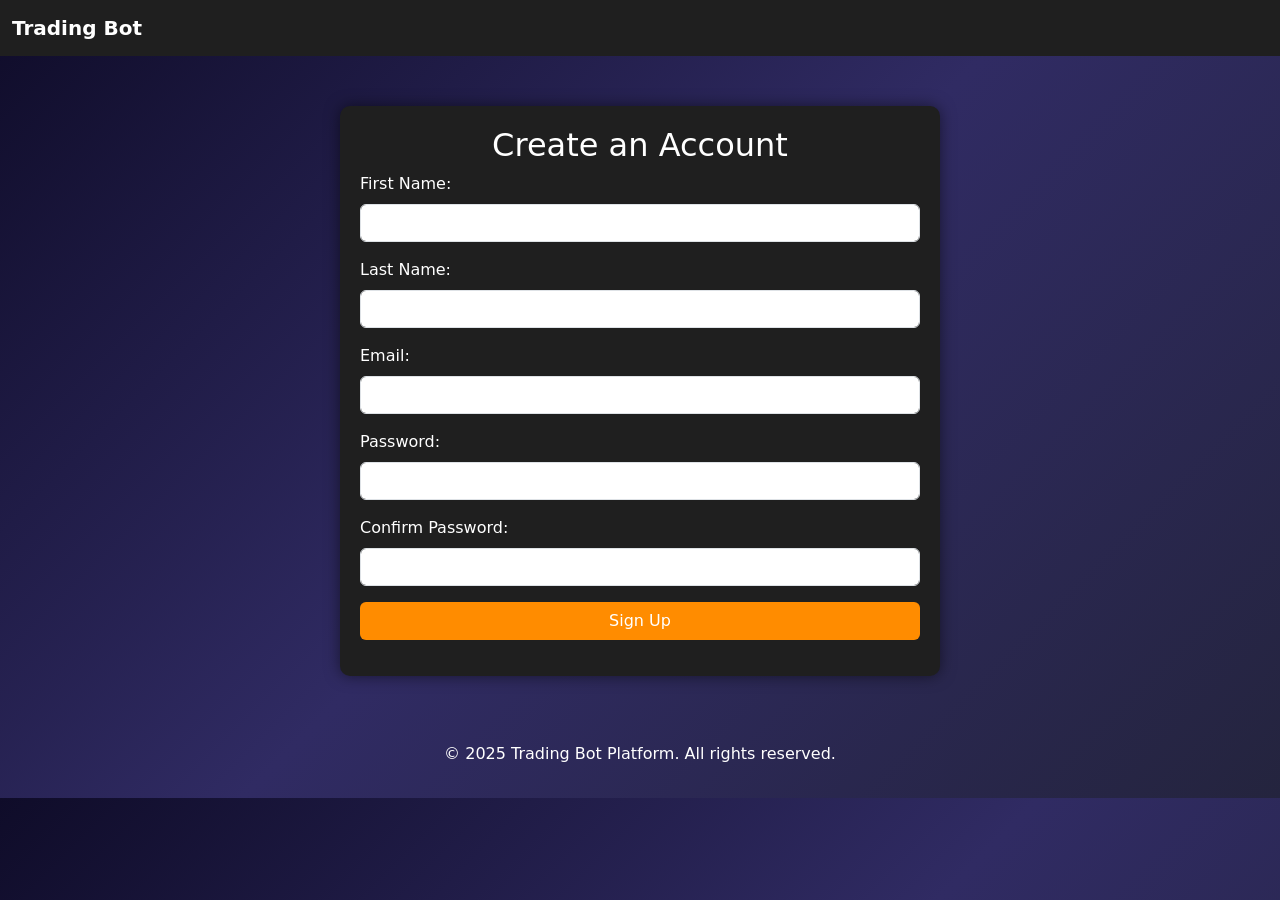
<file: templates/signup.html>
<!DOCTYPE html>
<html lang="en">
<head>
    <meta charset="UTF-8">
    <meta name="viewport" content="width=device-width, initial-scale=1.0">
    <title>Signup Page</title>
    <link href="https://cdn.jsdelivr.net/npm/bootstrap@5.3.3/dist/css/bootstrap.min.css" rel="stylesheet">
    <script src="https://cdn.jsdelivr.net/npm/bootstrap@5.3.3/dist/js/bootstrap.bundle.min.js"></script>
    <style>
        body {
            background: linear-gradient(135deg, #0f0c29, #302b63, #24243e);
            color: #ffffff;
        }
        .navbar {
            background: #1f1f1f;
        }
        .navbar-brand {
            font-weight: bold;
        }
        .form-container {
            max-width: 600px;
            margin: 50px auto;
            padding: 20px;
            background: #1f1f1f;
            border-radius: 10px;
            box-shadow: 0 0 15px rgba(0, 0, 0, 0.5);
        }
        .btn-custom {
            background: #ff8c00;
            color: #fff;
        }
        .btn-custom:hover {
            background: #ffb347;
        }
        .error-message {
            color: #ff4d4d;
            font-size: 0.9em;
            margin-top: 5px;
        }
        .success-message {
            color: #4CAF50;
            font-size: 0.9em;
            margin-top: 5px;
        }
        .hidden {
            display: none;
        }
    </style>
</head>
<body>

<!-- Navbar -->
<nav class="navbar navbar-expand-lg navbar-dark">
    <div class="container-fluid">
        <a class="navbar-brand" href="#">Trading Bot</a>
    </div>
</nav>

<!-- Signup Form -->
<div class="container form-container">
    <h2 class="text-center">Create an Account</h2>
    <form id="signupForm">
        <div class="mb-3">
            <label for="first_name" class="form-label">First Name:</label>
            <input type="text" id="first_name" name="first_name" class="form-control" required>
            <div id="first_name_error" class="error-message"></div>
        </div>

        <div class="mb-3">
            <label for="last_name" class="form-label">Last Name:</label>
            <input type="text" id="last_name" name="last_name" class="form-control" required>
            <div id="last_name_error" class="error-message"></div>
        </div>

        <div class="mb-3">
            <label for="email" class="form-label">Email:</label>
            <input type="email" id="email" name="email" class="form-control" required>
            <div id="email_error" class="error-message"></div>
        </div>

        <div class="mb-3">
            <label for="password" class="form-label">Password:</label>
            <input type="password" id="password" name="password" class="form-control" required>
            <div id="password_strength" class="mt-2"></div>
            <div id="password_error" class="error-message"></div>
        </div>

        <div class="mb-3">
            <label for="confirm_password" class="form-label">Confirm Password:</label>
            <input type="password" id="confirm_password" name="confirm_password" class="form-control" required>
            <div id="confirm_password_error" class="error-message"></div>
        </div>

        <button type="submit" class="btn btn-custom w-100">Sign Up</button>
        <div id="general_message" class="text-center mt-3"></div>
    </form>

    <!-- Verification Code Section -->
    <div id="verificationSection" class="hidden">
        <h3 class="text-center mt-4">Verify Your Email</h3>
        <p class="text-center">A verification code has been sent to your email. Please enter it below:</p>

        <div class="mb-3">
            <label for="verification_code" class="form-label">Verification Code:</label>
            <input type="text" id="verification_code" name="verification_code" class="form-control" required>
            <div id="verification_code_error" class="error-message"></div>
        </div>

        <button id="verifyCodeButton" class="btn btn-custom w-100">Verify Code</button>
        <button id="resendCodeButton" class="btn btn-secondary w-100 mt-2">Resend Code</button>
        <div id="resend_message" class="text-center mt-3"></div>
    </div>
</div>

<!-- Footer -->
<footer class="text-center py-3">
    <p>&copy; 2025 Trading Bot Platform. All rights reserved.</p>
</footer>

<script>
const apiUrl = window.location.origin; // Get the current host

// Handle Signup
document.getElementById("signupForm").addEventListener("submit", async function(event) {
    event.preventDefault();
    clearMessages();

    // Validate password match first
    const password = document.getElementById("password").value;
    const confirmPassword = document.getElementById("confirm_password").value;

    if (password !== confirmPassword) {
        showMessage("confirm_password_error", "Passwords do not match!", "error");
        return;
    }

    const formData = {
        first_name: document.getElementById("first_name").value,
        last_name: document.getElementById("last_name").value,
        email: document.getElementById("email").value,
        password: password,
    };

    try {
        const response = await fetch(`${apiUrl}/signup`, {
            method: "POST",
            headers: { "Content-Type": "application/json" },
            body: JSON.stringify(formData)
        });

        const result = await response.json();
        console.log("Signup response:", result);

        if (response.ok) {
            showMessage("general_message", result.message, "success");
            showVerificationSection();
        } else {
            showMessage("general_message", result.detail || "Signup failed! An unknown error occurred.", "error");
        }
    } catch (error) {
        console.error("Signup error:", error);
        showMessage("general_message", "Signup failed! Unable to connect to the server.", "error");
    }
});

// Password Strength Indicator
const passwordInput = document.getElementById("password");
const passwordStrength = document.getElementById("password_strength");

passwordInput.addEventListener("input", () => {
    const strength = checkPasswordStrength(passwordInput.value);
    passwordStrength.innerHTML = strength.message;
    passwordStrength.style.color = strength.color;
});

function checkPasswordStrength(password) {
    if (password.length < 6) {
        return { message: "Weak: Too short!", color: "#ff4d4d" };
    }
    if (password.match(/[a-z]/) && password.match(/[A-Z]/) && password.match(/[0-9]/) && password.match(/[\W]/)) {
        return { message: "Strong: Great password!", color: "#4CAF50" };
    }
    return { message: "Moderate: Add uppercase, numbers, and symbols for strength.", color: "#ffa500" };
}

// Handle Email Verification
document.getElementById("verifyCodeButton").addEventListener("click", async function() {
    const email = document.getElementById("email").value;
    const code = document.getElementById("verification_code").value;

    try {
        const response = await fetch(`${apiUrl}/verify-email`, {
            method: "POST",
            headers: { "Content-Type": "application/json" },
            body: JSON.stringify({ email, code })
        });

        const result = await response.json();

        if (response.ok) {
            alert("Email verified successfully! You can now log in.");
            window.location.href = "/login";
        } else {
            showMessage("verification_code_error", result.detail || "Invalid verification code.", "error");
        }
    } catch (error) {
        console.error("Verification error:", error);
        showMessage("verification_code_error", "Verification failed! Please try again.", "error");
    }
});

// Resend Verification Code
document.getElementById("resendCodeButton").addEventListener("click", async function() {
    const email = document.getElementById("email").value;

    try {
        const response = await fetch(`${apiUrl}/resend-code`, {
            method: "POST",
            headers: { "Content-Type": "application/json" },
            body: JSON.stringify({ email })
        });

        const result = await response.json();
        showMessage("resend_message", result.message, "success");
    } catch (error) {
        console.error("Resend code error:", error);
        showMessage("resend_message", "Failed to resend code. Please try again.", "error");
    }
});

function showVerificationSection() {
    document.getElementById("signupForm").classList.add("hidden");
    document.getElementById("verificationSection").classList.remove("hidden");
}

function showMessage(fieldId, message, type) {
    const element = document.getElementById(fieldId);
    element.textContent = message;
    element.className = type === "success" ? "success-message" : "error-message";
}

function clearMessages() {
    document.querySelectorAll('.error-message, .success-message').forEach((el) => (el.textContent = ""));
}
</script>

</body>
</html>
</file>
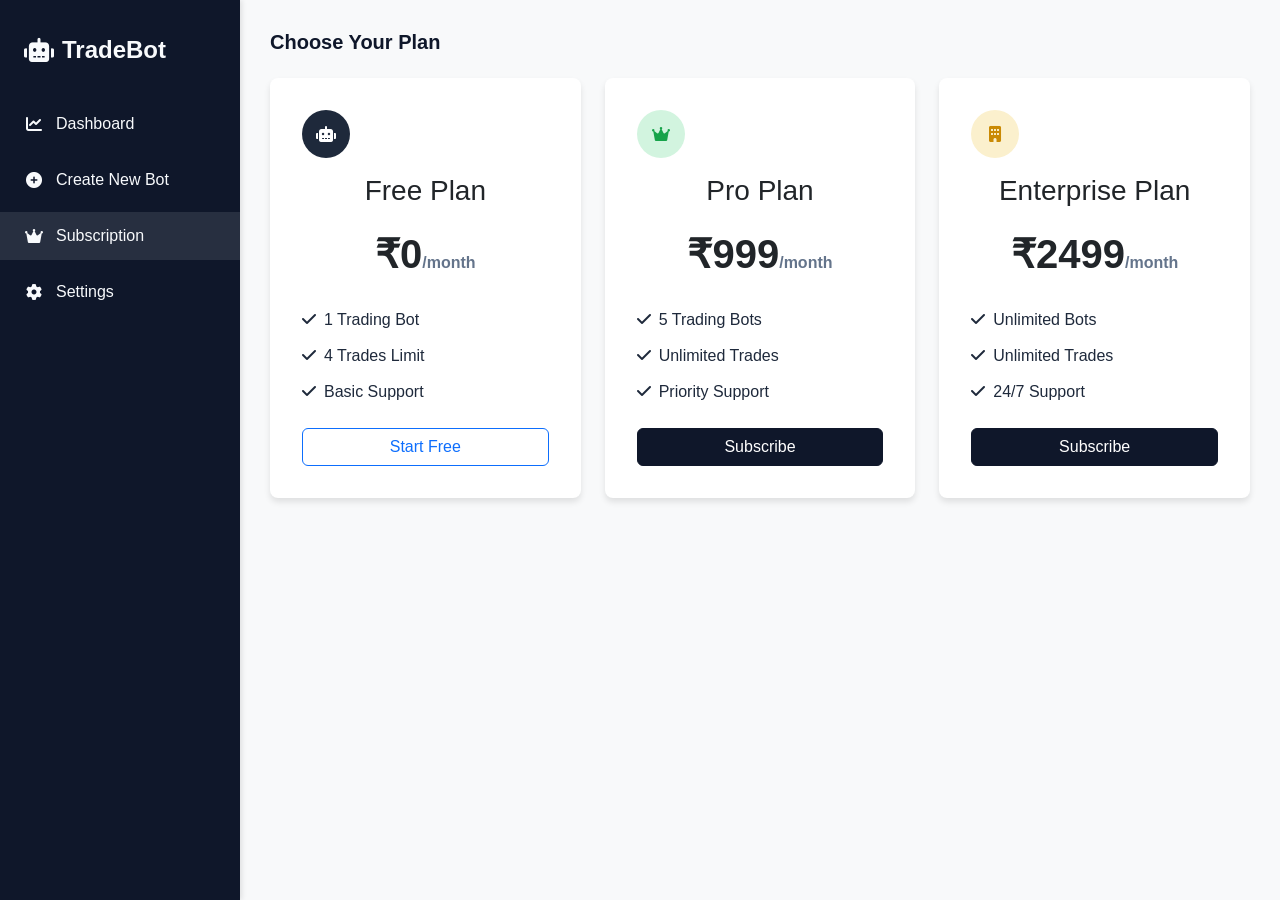
<file: templates/subscriptions.html>
<!DOCTYPE html>
<html lang="en">
<head>
    <meta charset="UTF-8">
    <meta name="viewport" content="width=device-width, initial-scale=1.0">
    <title>TradeBot Subscription</title>
    <link href="https://cdn.jsdelivr.net/npm/bootstrap@5.3.3/dist/css/bootstrap.min.css" rel="stylesheet">
    <link rel="stylesheet" href="https://cdnjs.cloudflare.com/ajax/libs/font-awesome/6.0.0/css/all.min.css">
    <link rel="stylesheet" href="/static/dash.css">
    <script src="https://checkout.razorpay.com/v1/checkout.js"></script>
</head>
<body>
    <!-- Sidebar -->
    <div class="sidebar">
        <div class="sidebar-brand">
            <i class="fas fa-robot me-2"></i>
            <span>TradeBot</span>
        </div>
        <ul class="sidebar-menu">
            <li>
                <a href="/dashboard">
                    <i class="fas fa-chart-line"></i>
                    <span>Dashboard</span>
                </a>
            </li>
            <li>
                <a href="/create-bot">
                    <i class="fas fa-plus-circle"></i>
                    <span>Create New Bot</span>
                </a>
            </li>
            <li>
                <a href="/subscription" class="active">
                    <i class="fas fa-crown"></i>
                    <span>Subscription</span>
                </a>
            </li>
            <li>
                <a href="#">
                    <i class="fas fa-cog"></i>
                    <span>Settings</span>
                </a>
            </li>
        </ul>
    </div>

    <!-- Main Content -->
    <div class="main-content">
        <h2 class="section-title mb-4">Choose Your Plan</h2>
        <div class="row">
            <!-- Free Plan -->
            <div class="col-md-4">
                <div class="stats-card pricing-card h-100">
                    <div class="text-center mb-3">
                        <div class="stats-icon active-bots mb-3">
                            <i class="fas fa-robot"></i>
                        </div>
                        <h3>Free Plan</h3>
                        <div class="price-tag">₹0<span>/month</span></div>
                    </div>
                    <ul class="feature-list">
                        <li><i class="fas fa-check me-2"></i>1 Trading Bot</li>
                        <li><i class="fas fa-check me-2"></i>4 Trades Limit</li>
                        <li><i class="fas fa-check me-2"></i>Basic Support</li>
                    </ul>
                    <button class="btn btn-outline-primary w-100" onclick="selectPlan('free')">
                        Start Free
                    </button>
                </div>
            </div>
            <!-- Pro Plan -->
            <div class="col-md-4">
                <div class="stats-card pricing-card h-100">
                    <div class="text-center mb-3">
                        <div class="stats-icon buy mb-3">
                            <i class="fas fa-crown"></i>
                        </div>
                        <h3>Pro Plan</h3>
                        <div class="price-tag">₹999<span>/month</span></div>
                    </div>
                    <ul class="feature-list">
                        <li><i class="fas fa-check me-2"></i>5 Trading Bots</li>
                        <li><i class="fas fa-check me-2"></i>Unlimited Trades</li>
                        <li><i class="fas fa-check me-2"></i>Priority Support</li>
                    </ul>
                    <button class="btn btn-primary w-100" onclick="selectPlan('pro')">
                        Subscribe
                    </button>
                </div>
            </div>
            <!-- Enterprise Plan -->
            <div class="col-md-4">
                <div class="stats-card pricing-card h-100">
                    <div class="text-center mb-3">
                        <div class="stats-icon pending mb-3">
                            <i class="fas fa-building"></i>
                        </div>
                        <h3>Enterprise Plan</h3>
                        <div class="price-tag">₹2499<span>/month</span></div>
                    </div>
                    <ul class="feature-list">
                        <li><i class="fas fa-check me-2"></i>Unlimited Bots</li>
                        <li><i class="fas fa-check me-2"></i>Unlimited Trades</li>
                        <li><i class="fas fa-check me-2"></i>24/7 Support</li>
                    </ul>
                    <button class="btn btn-primary w-100" onclick="selectPlan('enterprise')">
                        Subscribe
                    </button>
                </div>
            </div>
        </div>
    </div>

    <script>
        async function selectPlan(plan) {
            if (plan === 'free') {
                window.location.href = '/create-bot';
                return;
            }

            try {
                const token = localStorage.getItem('token');
                if (!token) {
                    alert('Please log in first');
                    window.location.href = '/login';
                    return;
                }

                const response = await fetch('/create-order', {
                    method: 'POST',
                    headers: {
                        'Content-Type': 'application/json',
                        'Authorization': `Bearer ${token}`
                    },
                    body: JSON.stringify({ plan })
                });

                const data = await response.json();
                
                const options = {
                    key: data.key_id,
                    amount: data.amount,
                    currency: data.currency,
                    name: "TradeBot",
                    description: `${plan.charAt(0).toUpperCase() + plan.slice(1)} Plan Subscription`,
                    order_id: data.order_id,
                    handler: async function (response) {
                        const verifyResponse = await fetch('/verify-payment', {
                            method: 'POST',
                            headers: {
                                'Content-Type': 'application/json',
                                'Authorization': `Bearer ${token}`
                            },
                            body: JSON.stringify({
                                razorpay_payment_id: response.razorpay_payment_id,
                                razorpay_order_id: response.razorpay_order_id,
                                razorpay_signature: response.razorpay_signature,
                                plan: plan
                            })
                        });
                        
                        if (verifyResponse.ok) {
                            alert('Payment successful! Redirecting to bot creation...');
                            window.location.href = '/create-bot';
                        } else {
                            alert('Payment verification failed. Please try again.');
                        }
                    }
                };
                
                const rzp = new Razorpay(options);
                rzp.open();
            } catch (error) {
                console.error('Error:', error);
                alert('An error occurred. Please try again.');
            }
        }
    </script>

    <style>
        .pricing-card {
            text-align: left;
            padding: 2rem;
        }
        .price-tag {
            font-size: 2.5rem;
            font-weight: 600;
            margin: 1rem 0;
        }
        .price-tag span {
            font-size: 1rem;
            color: #64748b;
        }
        .feature-list {
            list-style: none;
            padding: 0;
            margin: 1.5rem 0;
        }
        .feature-list li {
            margin-bottom: 0.75rem;
            color: #1e293b;
        }
        .btn {
            margin-top: auto;
        }
    </style>
</body>
</html>
</file>
<file: static/create.css>
:root {
    --primary-color: #0f172a;
    --secondary-color: #1e293b;
    --accent-color: #3b82f6;
    --text-color: #f8fafc;
    --border-radius: 8px;
    --card-shadow: 0 4px 6px rgba(0, 0, 0, 0.1);
}

body {
    background-color: #f8f9fa;
    font-family: 'Inter', sans-serif;
    margin: 0;
    padding: 0;
    display: flex;
}

/* Sidebar Styles */
.sidebar {
    background-color: var(--primary-color);
    color: var(--text-color);
    width: 240px;
    position: fixed;
    height: 100vh;
    padding: 20px 0;
    box-shadow: 2px 0 5px rgba(0, 0, 0, 0.1);
    z-index: 1000;
}

.sidebar-brand {
    padding: 12px 24px;
    font-size: 1.5rem;
    font-weight: 600;
    margin-bottom: 20px;
    display: flex;
    align-items: center;
}

.sidebar-menu {
    list-style: none;
    padding: 0;
    margin: 0;
}

.sidebar-menu li {
    margin-bottom: 8px;
}

.sidebar-menu a {
    display: flex;
    align-items: center;
    padding: 12px 24px;
    color: var(--text-color);
    text-decoration: none;
    transition: all 0.3s;
}

.sidebar-menu a:hover, .sidebar-menu a.active {
    background-color: rgba(255, 255, 255, 0.1);
}

.sidebar-menu i {
    margin-right: 12px;
    width: 20px;
    text-align: center;
}

/* Main Content Styles */
.main-content {
    margin-left: 240px;
    padding: 30px;
    width: calc(100% - 240px);
}

/* Remove the navbar styling since we're using sidebar instead */
.navbar {
    display: none;
}

/* Form container styling */
.container {
    max-width: 100%;
    padding: 30px;
    width: calc(100% - 240px);
    margin-left: 240px;
}

/* Wizard progress steps */
.wizard-progress {
    position: relative;
    padding: 0 1rem;
    margin-top: 1.5rem;
}

.wizard-progress-bar {
    display: flex;
    justify-content: space-between;
    position: relative;
    margin-bottom: 2rem;
}

.wizard-progress-bar::before {
    content: '';
    position: absolute;
    top: 1.75rem;
    left: 0;
    width: 100%;
    height: 2px;
    background-color: #e2e8f0;
    z-index: 1;
}

.progress-step {
    position: relative;
    display: flex;
    flex-direction: column;
    align-items: center;
    flex: 1;
    z-index: 2;
}

.step-icon {
    display: flex;
    align-items: center;
    justify-content: center;
    width: 3rem;
    height: 3rem;
    background-color: white;
    border: 2px solid #e2e8f0;
    border-radius: 50%;
    color: #64748b;
    margin-bottom: 0.5rem;
    font-size: 1rem;
    transition: all 0.3s ease;
}

.step-label {
    color: #64748b;
    font-size: 0.875rem;
    font-weight: 500;
}

.progress-step.active .step-icon {
    background-color: var(--accent-color);
    border-color: var(--accent-color);
    color: white;
}

.progress-step.active .step-label {
    color: var(--accent-color);
    font-weight: 600;
}

.progress-step.completed .step-icon {
    background-color: #10b981;
    border-color: #10b981;
    color: white;
}

.progress-step.completed .step-label {
    color: #10b981;
}

/* Card styling */
.card {
    border-radius: var(--border-radius);
    box-shadow: var(--card-shadow);
    border: none;
    margin-bottom: 24px;
    background-color: white;
}

.card-body {
    padding: 24px;
}

/* Form styling */
.form-step {
    animation: fadeIn 0.5s ease;
}

.step-title {
    font-size: 1.25rem;
    font-weight: 600;
    margin-bottom: 1.5rem;
    color: #0f172a;
}

.form-label {
    font-weight: 500;
    color: #0f172a;
    margin-bottom: 0.5rem;
}

.form-control, .form-select {
    border: 1px solid #e2e8f0;
    border-radius: var(--border-radius);
    padding: 0.625rem 0.75rem;
    font-size: 0.875rem;
    transition: border-color 0.2s ease, box-shadow 0.2s ease;
}

.form-control:focus, .form-select:focus {
    border-color: var(--accent-color);
    box-shadow: 0 0 0 3px rgba(59, 130, 246, 0.2);
}

.form-control.is-invalid {
    border-color: #dc2626;
}

/* Button styling */
.btn-custom {
    background-color: var(--accent-color);
    color: white;
    border: none;
    border-radius: var(--border-radius);
    padding: 8px 16px;
    font-weight: 500;
    transition: background-color 0.2s;
}

.btn-custom:hover {
    background-color: #2563eb;
    color: white;
}

.btn-outline-custom {
    background-color: transparent;
    color: var(--accent-color);
    border: 1px solid var(--accent-color);
    border-radius: var(--border-radius);
    padding: 8px 16px;
    font-weight: 500;
    transition: all 0.2s ease;
}

.btn-outline-custom:hover {
    background-color: var(--accent-color);
    color: white;
}

/* Review section styling */
.review-section {
    background-color: #f8fafc;
    border-radius: var(--border-radius);
    padding: 1rem;
    margin-bottom: 1rem;
}

.review-section h5 {
    font-size: 1rem;
    font-weight: 600;
    margin-bottom: 1rem;
    color: #0f172a;
}

/* Response messages */
.response-message, .success-message, .error-message {
    padding: 12px 16px;
    border-radius: var(--border-radius);
    font-weight: 500;
    margin-top: 1rem;
    display: flex;
    align-items: center;
}

.response-message {
    background-color: rgba(59, 130, 246, 0.1);
    color: #2563eb;
}

.success-message {
    background-color: rgba(16, 185, 129, 0.1);
    color: #10b981;
}

.error-message {
    background-color: rgba(239, 68, 68, 0.1);
    color: #dc2626;
}

/* Animations */
@keyframes fadeIn {
    from {
        opacity: 0;
        transform: translateY(10px);
    }
    to {
        opacity: 1;
        transform: translateY(0);
    }
}

/* Mobile responsiveness */
@media (max-width: 991px) {
    /* For mobile view, we'll revert to the navbar instead of sidebar */
    .sidebar {
        display: none;
    }
    
    .navbar {
        display: flex;
        background-color: var(--primary-color);
        padding: 0.75rem 1rem;
    }
    
    .navbar-brand {
        color: white;
        font-weight: 600;
        font-size: 1.25rem;
    }
    
    .navbar .nav-link {
        color: rgba(255, 255, 255, 0.7);
        font-weight: 500;
        padding: 0.5rem 1rem;
    }
    
    .navbar .nav-link:hover, .navbar .nav-link.active {
        color: white;
    }
    
    .container {
        width: 100%;
        margin-left: 0;
        padding: 15px;
    }
    
    .main-content {
        margin-left: 0;
        width: 100%;
    }
    
    .step-label {
        display: none;
    }
    
    .wizard-progress-bar::before {
        top: 1.25rem;
    }
    
    .step-icon {
        width: 2.5rem;
        height: 2.5rem;
        font-size: 0.875rem;
    }
}
</file>
<file: static/dash.css>
:root {
    --primary-color: #0f172a;
    --secondary-color: #1e293b;
    --accent-color: #3b82f6;
    --text-color: #f8fafc;
    --border-radius: 8px;
    --card-shadow: 0 4px 6px rgba(0, 0, 0, 0.1);
}

body {
    background-color: #f8f9fa;
    font-family: 'Inter', sans-serif;
    margin: 0;
    padding: 0;
}

/* Sidebar Styles */
.sidebar {
    background-color: var(--primary-color);
    color: var(--text-color);
    width: 240px;
    position: fixed;
    height: 100vh;
    padding: 20px 0;
    box-shadow: 2px 0 5px rgba(0, 0, 0, 0.1);
}

.sidebar-brand {
    padding: 12px 24px;
    font-size: 1.5rem;
    font-weight: 600;
    margin-bottom: 20px;
    display: flex;
    align-items: center;
}

.sidebar-menu {
    list-style: none;
    padding: 0;
    margin: 0;
}

.sidebar-menu li {
    margin-bottom: 8px;
}

.sidebar-menu a {
    display: flex;
    align-items: center;
    padding: 12px 24px;
    color: var(--text-color);
    text-decoration: none;
    transition: all 0.3s;
}

.sidebar-menu a:hover, .sidebar-menu a.active {
    background-color: rgba(255, 255, 255, 0.1);
}

.sidebar-menu i {
    margin-right: 12px;
    width: 20px;
    text-align: center;
}

/* Main Content Styles */
.main-content {
    margin-left: 240px;
    padding: 30px;
}

/* Dashboard Cards */
.stats-card {
    background-color: white;
    border-radius: var(--border-radius);
    padding: 24px;
    box-shadow: var(--card-shadow);
    height: 100%;
    transition: transform 0.2s;
}

.stats-card:hover {
    transform: translateY(-5px);
}

.stats-icon {
    width: 48px;
    height: 48px;
    border-radius: 50%;
    display: flex;
    align-items: center;
    justify-content: center;
    margin-right: 20px;
}

.stats-icon.active-bots {
    background-color: #1e293b;
    color: white;
}

.stats-icon.buy {
    background-color: rgba(34, 197, 94, 0.2);
    color: #16a34a;
}

.stats-icon.sell {
    background-color: rgba(239, 68, 68, 0.2);
    color: #dc2626;
}

.stats-icon.pending {
    background-color: rgba(234, 179, 8, 0.2);
    color: #ca8a04;
}

.stats-title {
    font-size: 0.875rem;
    color: #64748b;
    margin-bottom: 5px;
}

.stats-value {
    font-size: 1.75rem;
    font-weight: 600;
    color: #0f172a;
    margin: 0;
}

/* Bots Section */
.section-header {
    display: flex;
    justify-content: space-between;
    align-items: center;
    margin: 30px 0 20px;
}

.section-title {
    font-size: 1.25rem;
    font-weight: 600;
    color: #0f172a;
    margin: 0;
}

.btn-create {
    background-color: #0f172a;
    color: white;
    border: none;
    border-radius: var(--border-radius);
    padding: 10px 16px;
    font-weight: 500;
    display: flex;
    align-items: center;
    cursor: pointer;
}

.btn-create i {
    margin-right: 8px;
}

.empty-state {
    text-align: center;
    padding: 60px 20px;
    background-color: white;
    border-radius: var(--border-radius);
    box-shadow: var(--card-shadow);
}

.empty-state p {
    color: #64748b;
    margin-bottom: 20px;
}

.btn-primary {
    background-color: #0f172a;
    border-color: #0f172a;
    cursor: pointer;
}

/* Activity Table */
.activity-card {
    background-color: white;
    border-radius: var(--border-radius);
    box-shadow: var(--card-shadow);
    padding: 24px;
    margin-top: 30px;
}

.activity-title {
    font-size: 1.125rem;
    font-weight: 600;
    color: #0f172a;
    margin-top: 0;
    margin-bottom: 20px;
}

.activity-table {
    width: 100%;
}

.activity-table th {
    color: #64748b;
    font-weight: 500;
    padding: 12px 16px;
    border-bottom: 1px solid #e2e8f0;
    text-align: left;
}

.activity-table td {
    padding: 16px;
    border-top: 1px solid #f1f5f9;
}

.empty-activity {
    text-align: center;
    padding: 30px 0;
    color: #64748b;
}

/* Bot List Styles - Additional CSS for the first file's functionality */
.bot-list {
    display: flex;
    flex-direction: column;
    gap: 12px;
}

.bot-item {
    background-color: white;
    border-radius: var(--border-radius);
    padding: 16px;
    box-shadow: var(--card-shadow);
    transition: transform 0.2s;
}

.bot-item:hover {
    transform: translateY(-3px);
}

.bot-info {
    display: flex;
    flex-direction: column;
    gap: 8px;
}

.bot-name-container {
    display: flex;
    align-items: center;
    font-weight: 600;
    font-size: 1.1rem;
    color: #0f172a;
}

.bot-details-container {
    display: flex;
    justify-content: space-between;
    align-items: center;
}

.bot-details {
    color: #64748b;
    font-size: 0.9rem;
}

.bot-status {
    padding: 4px 10px;
    border-radius: 20px;
    font-size: 0.8rem;
    font-weight: 500;
    display: flex;
    align-items: center;
}

.status-active {
    background-color: rgba(34, 197, 94, 0.2);
    color: #16a34a;
}

.status-paused {
    background-color: rgba(234, 179, 8, 0.2);
    color: #ca8a04;
}

/* Bot Controls Styles */
.card {
    border-radius: var(--border-radius);
    box-shadow: var(--card-shadow);
    border: none;
    margin-bottom: 24px;
}

.card-header {
    background-color: #f8fafc;
    border-bottom: 1px solid #e2e8f0;
    padding: 16px;
    font-weight: 600;
    color: #0f172a;
    border-top-left-radius: var(--border-radius);
    border-top-right-radius: var(--border-radius);
}

.card-body {
    padding: 20px;
}

/* Response message styles */
.response-message {
    padding: 12px 16px;
    border-radius: var(--border-radius);
    margin-bottom: 16px;
    font-size: 0.9rem;
    display: flex;
    align-items: center;
}

.response-message.success {
    background-color: rgba(34, 197, 94, 0.1);
    color: #16a34a;
}

.response-message.error {
    background-color: rgba(239, 68, 68, 0.1);
    color: #dc2626;
}

/* Logs display */
pre#logs {
    background-color: #1e293b;
    color: #f8fafc;
    padding: 16px;
    border-radius: var(--border-radius);
    max-height: 300px;
    overflow-y: auto;
    font-family: 'Consolas', 'Monaco', monospace;
    font-size: 0.85rem;
    line-height: 1.5;
    white-space: pre-wrap;
}

/* Button styles */
.btn-custom {
    background-color: var(--accent-color);
    color: white;
    border: none;
    border-radius: var(--border-radius);
    padding: 8px 16px;
    font-weight: 500;
    transition: background-color 0.2s;
}

.btn-custom:hover {
    background-color: #2563eb;
    color: white;
}

/* Form controls */
.form-select {
    border-radius: var(--border-radius);
    border: 1px solid #e2e8f0;
    padding: 8px 12px;
}

.form-select:focus {
    box-shadow: 0 0 0 0.25rem rgba(59, 130, 246, 0.25);
    border-color: #93c5fd;
}

/* Add these styles to your dash.css file */
.buy-action {
    color: #28a745;
    font-weight: bold;
}

.sell-action {
    color: #dc3545;
    font-weight: bold;
}

.status-success {
    color: #28a745;
}

.status-error {
    color: #dc3545;
}

.status-pending {
    color: #ffc107;
}

.activity-table {
    width: 100%;
    border-collapse: collapse;
}

.activity-table th,
.activity-table td {
    padding: 10px;
    border-bottom: 1px solid #e0e0e0;
}

.activity-table thead th {
    background-color: #f5f5f5;
    font-weight: 600;
    text-align: left;
}

.empty-activity {
    text-align: center;
    color: #777;
    padding: 20px;
}
/* Add these styles to your existing CSS file (dash.css) */

/* Status badges */
.status-badge {
    padding: 4px 8px;
    border-radius: 4px;
    font-size: 12px;
    font-weight: 500;
}

.status-success {
    background-color: rgba(25, 135, 84, 0.2);
    color: #198754;
}

.status-failed {
    background-color: rgba(220, 53, 69, 0.2);
    color: #dc3545;
}

.status-pending {
    background-color: rgba(255, 193, 7, 0.2);
    color: #ffc107;
}

/* Action badges */
.action-badge {
    padding: 4px 8px;
    border-radius: 4px;
    font-size: 12px;
    font-weight: 500;
}

.buy {
    background-color: rgba(25, 135, 84, 0.2);
    color: #198754;
}

.sell {
    background-color: rgba(220, 53, 69, 0.2);
    color: #dc3545;
}

/* Make the activity table more readable */
.activity-table {
    width: 100%;
    border-collapse: separate;
    border-spacing: 0;
}

.activity-table th {
    padding: 12px;
    font-weight: 600;
    text-align: left;
    border-bottom: 1px solid #e0e0e0;
}

.activity-table td {
    padding: 12px;
    border-bottom: 1px solid #f0f0f0;
}

.empty-activity {
    text-align: center;
    color: #6c757d;
    padding: 20px !important;
}
</file>
